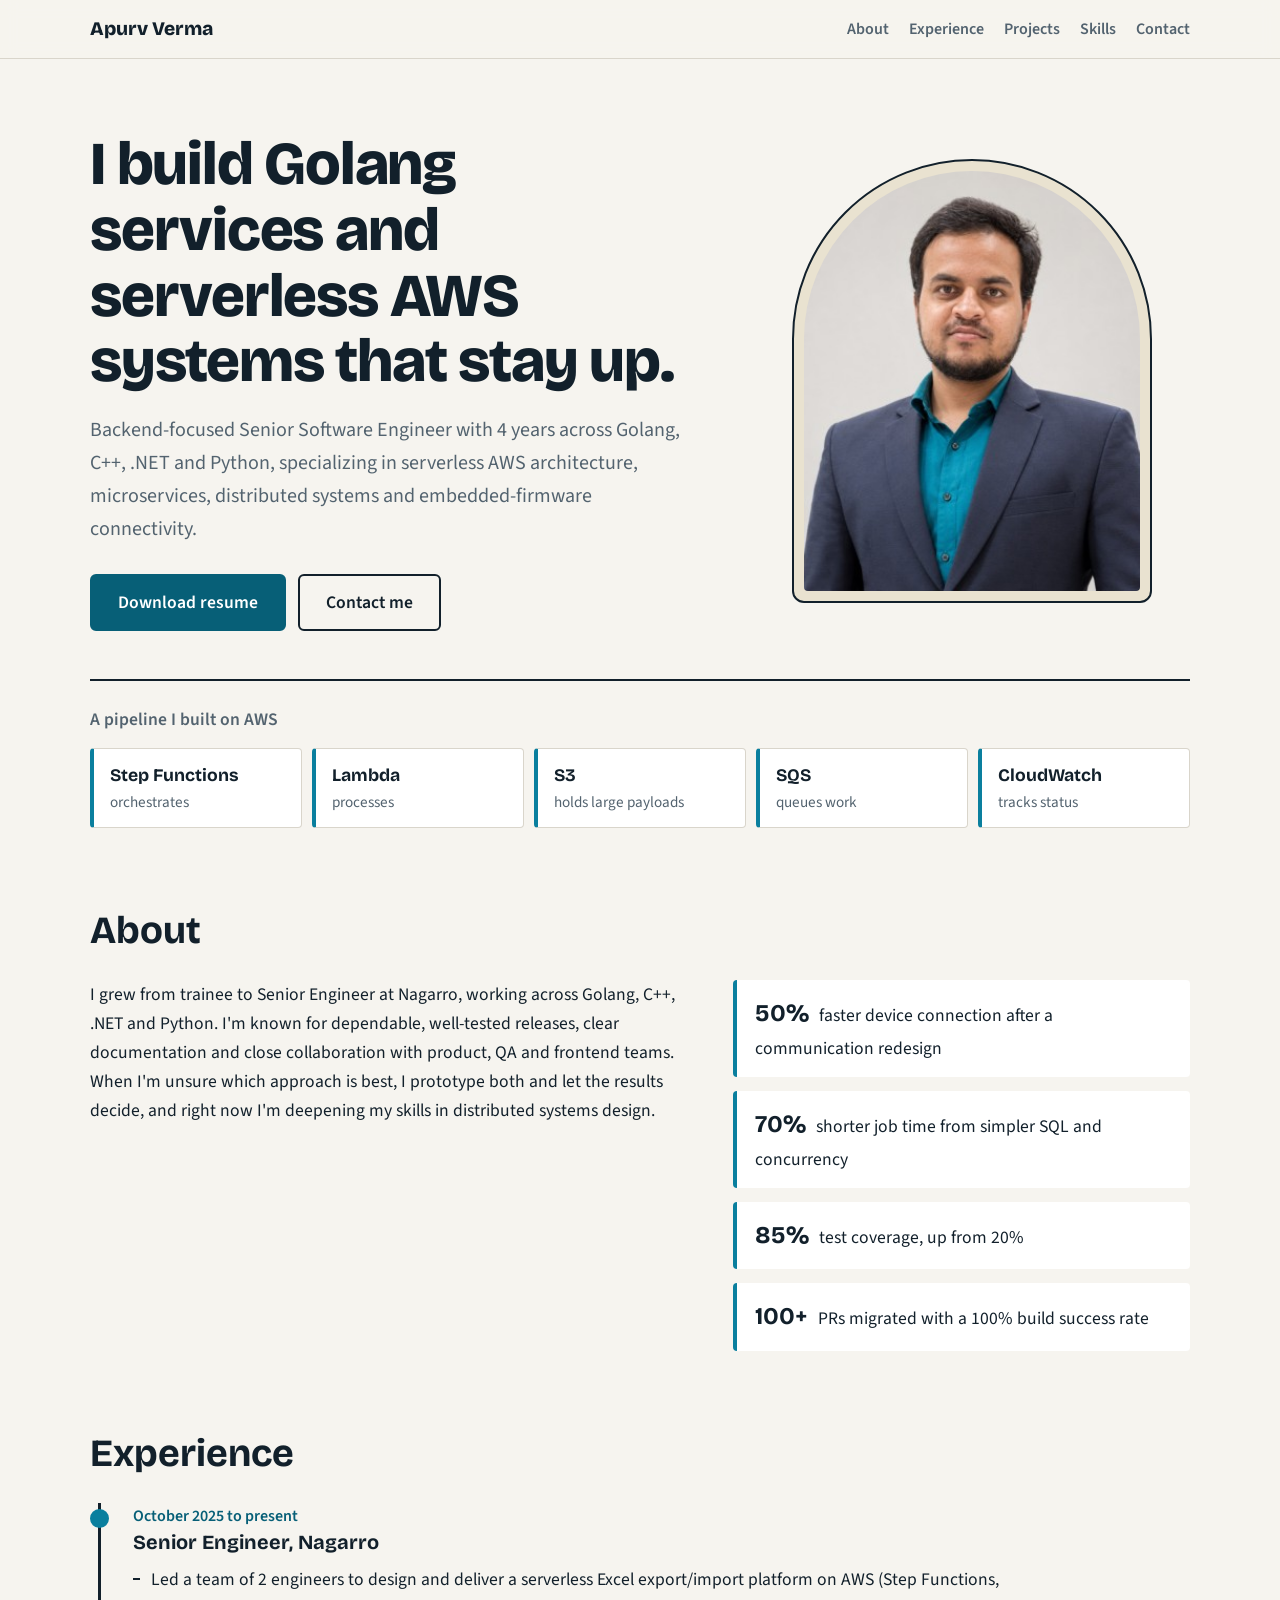
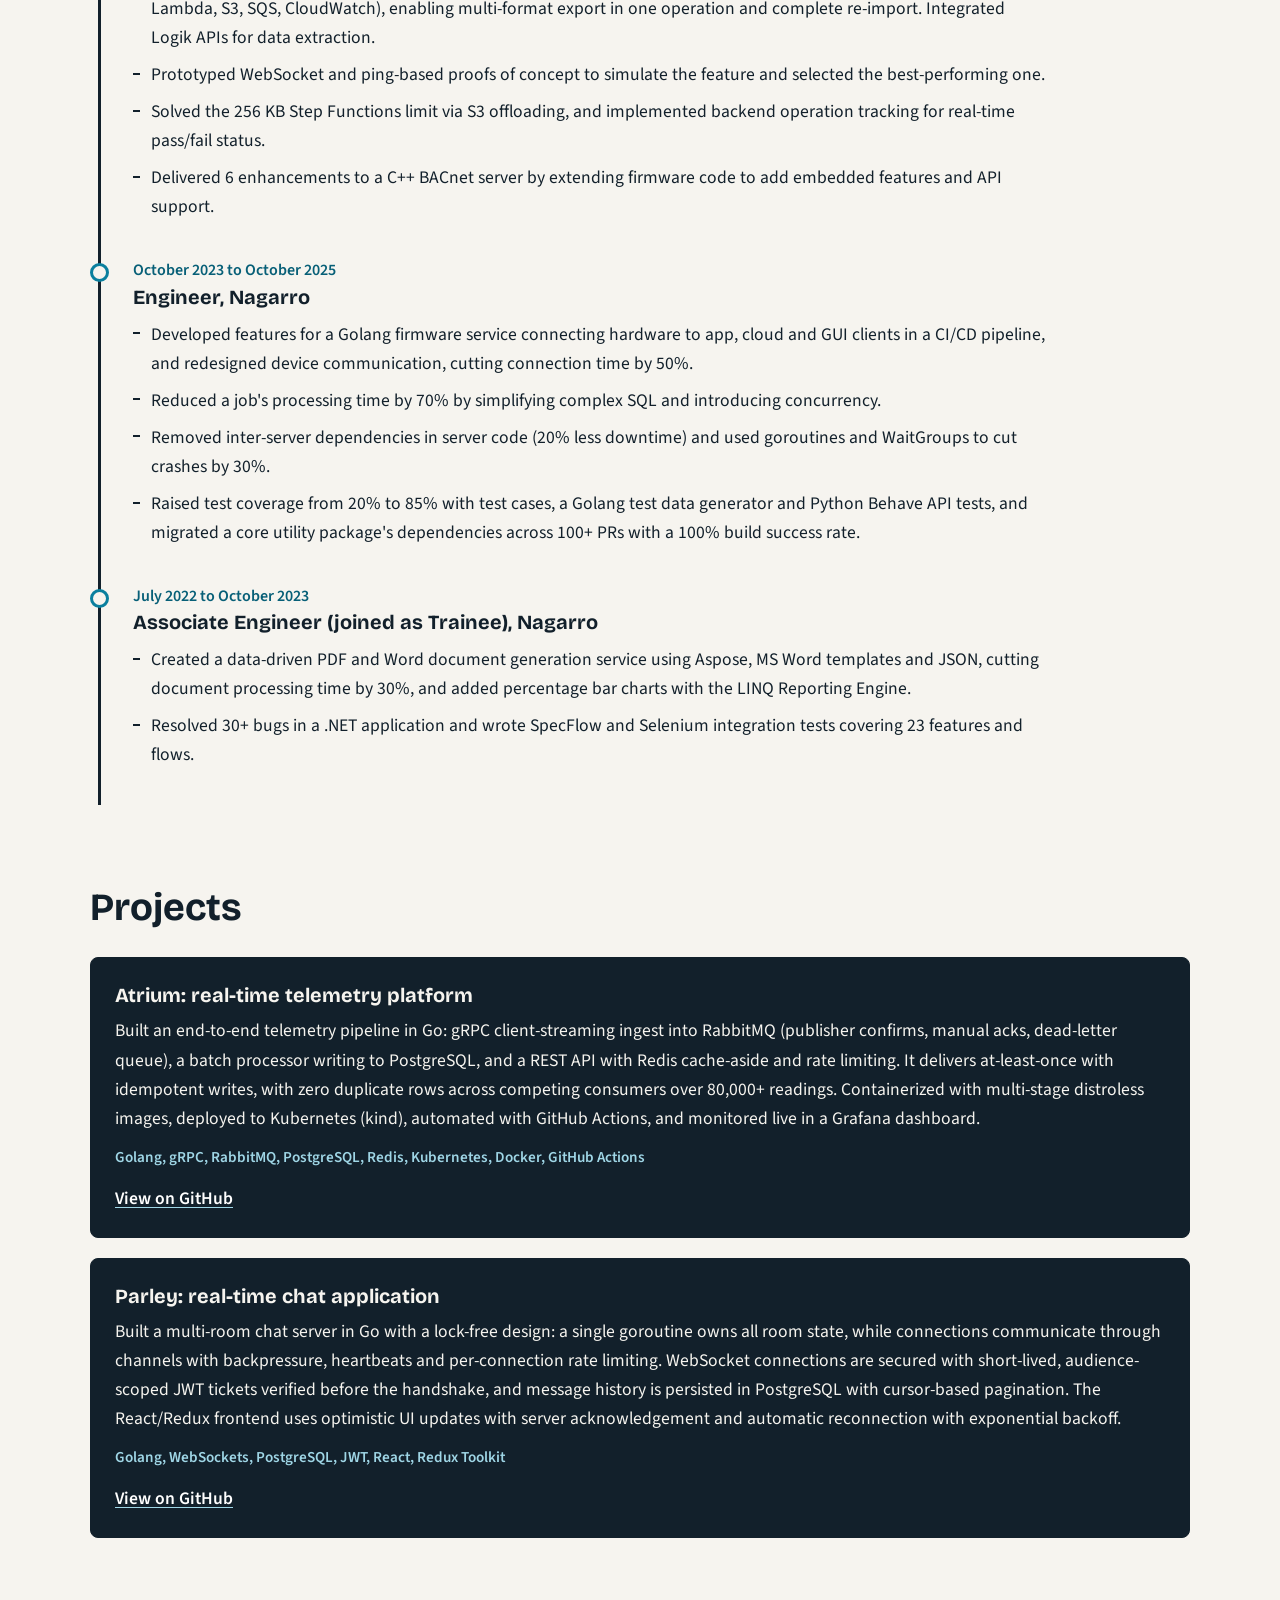
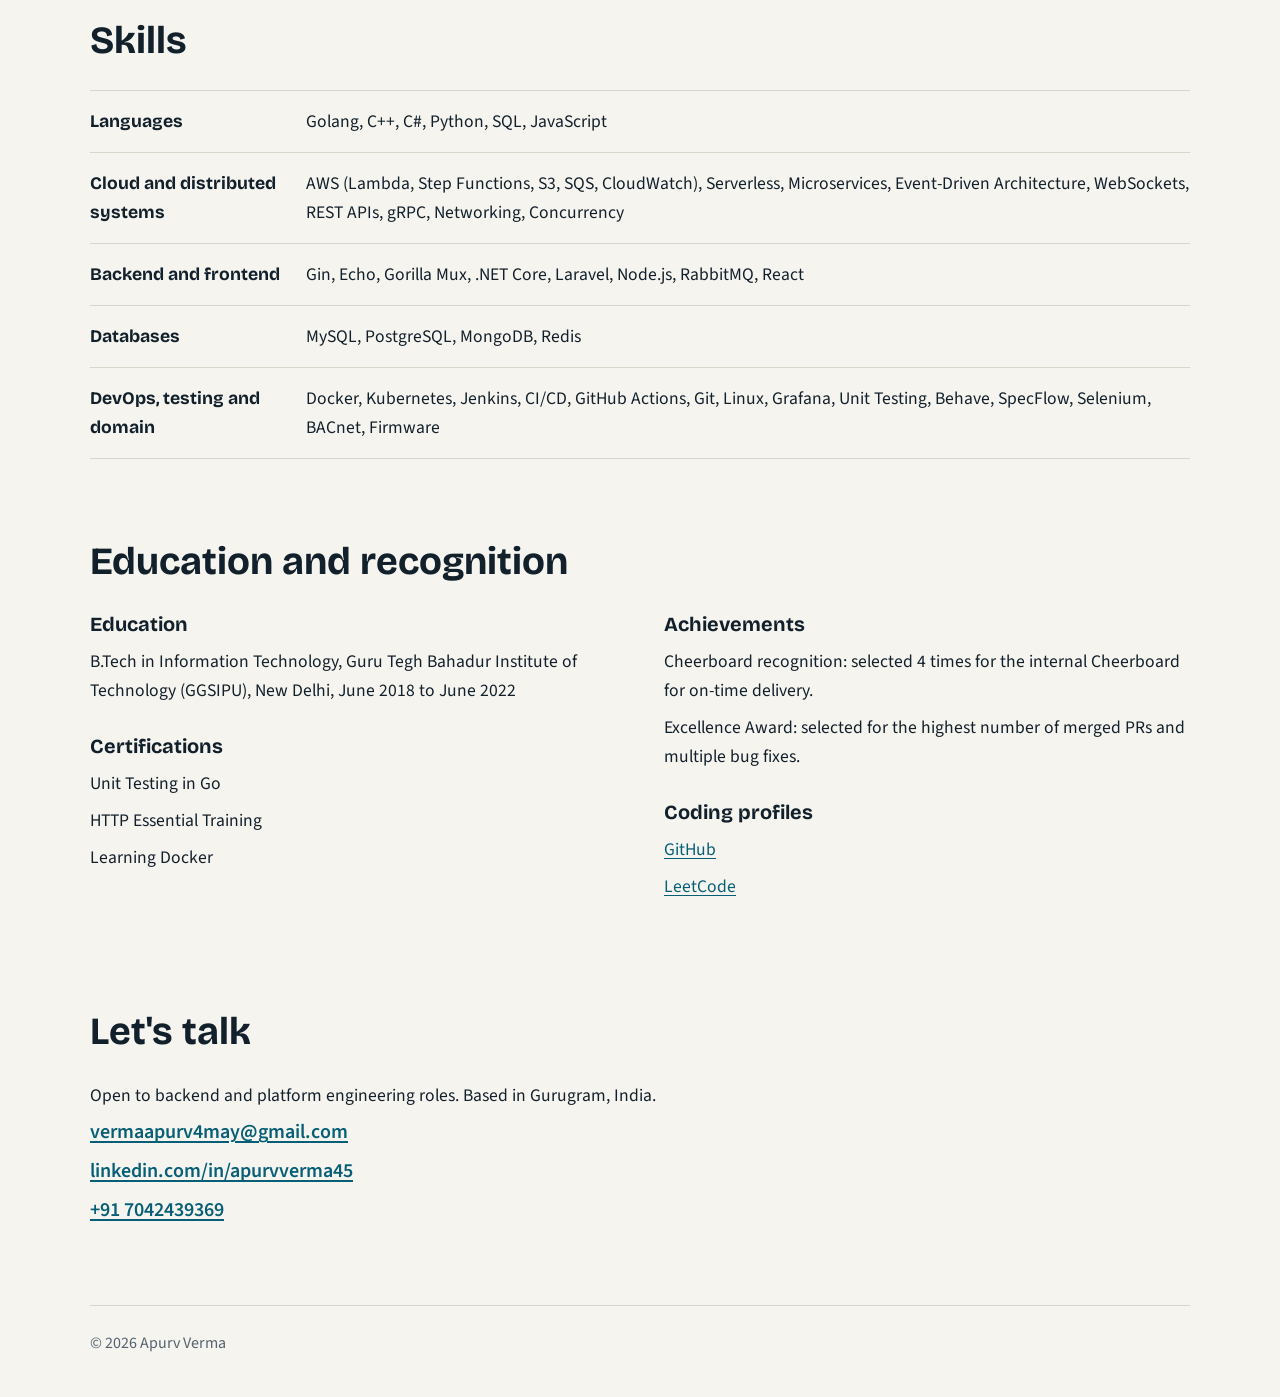
<file: index.html>
<!DOCTYPE html>
<html lang="en">
<head>
<meta charset="UTF-8">
<meta name="viewport" content="width=device-width, initial-scale=1.0">
<title>Apurv Verma | Senior Software Engineer, Golang &amp; AWS</title>
<meta name="description" content="Apurv Verma is a Senior Software Engineer building Golang microservices and serverless AWS systems.">
<link rel="preconnect" href="https://fonts.googleapis.com">
<link rel="preconnect" href="https://fonts.gstatic.com" crossorigin>
<link href="https://fonts.googleapis.com/css2?family=Bricolage+Grotesque:wght@500;700;800&family=Source+Sans+3:wght@400;600&display=swap" rel="stylesheet">
<link rel="stylesheet" href="styles.css">
</head>
<body>

<header class="nav">
  <a class="brand" href="#top">Apurv Verma</a>
  <nav aria-label="Main">
    <a href="#about">About</a>
    <a href="#experience">Experience</a>
    <a href="#projects">Projects</a>
    <a href="#skills">Skills</a>
    <a href="#contact">Contact</a>
  </nav>
</header>

<main id="top">
  <section class="hero wrap">
    <div class="hero-text">
      <h1>I build Golang services and serverless AWS systems that stay up.</h1>
      <p class="lead">Backend-focused Senior Software Engineer with 4 years across Golang, C++, .NET and Python, specializing in serverless AWS architecture, microservices, distributed systems and embedded-firmware connectivity.</p>
      <div class="actions">
        <a class="btn primary" href="https://drive.google.com/uc?id=1WPS_vVJ601L1OHvPxcUtz3QJZQlMC7VI" download>Download resume</a>
        <a class="btn" href="#contact">Contact me</a>
      </div>
      
    </div>
    <figure class="hero-photo">
      <img src="img.jpg" alt="Portrait of Apurv Verma">
    </figure>
  </section>

  <section class="wrap flow-band" aria-label="Example serverless pipeline">
    <p class="flow-title">A pipeline I built on AWS</p>
    <ol class="flow">
      <li>Step Functions<span>orchestrates</span></li>
      <li>Lambda<span>processes</span></li>
      <li>S3<span>holds large payloads</span></li>
      <li>SQS<span>queues work</span></li>
      <li>CloudWatch<span>tracks status</span></li>
    </ol>
  </section>

  <section id="about" class="wrap block">
    <h2>About</h2>
    <div class="about-grid">
      <p>I grew from trainee to Senior Engineer at Nagarro, working across Golang, C++, .NET and Python. I'm known for dependable, well-tested releases, clear documentation and close collaboration with product, QA and frontend teams. When I'm unsure which approach is best, I prototype both and let the results decide, and right now I'm deepening my skills in distributed systems design.</p>
      <ul class="facts">
        <li><strong>50%</strong> faster device connection after a communication redesign</li>
        <li><strong>70%</strong> shorter job time from simpler SQL and concurrency</li>
        <li><strong>85%</strong> test coverage, up from 20%</li>
        <li><strong>100+</strong> PRs migrated with a 100% build success rate</li>
      </ul>
    </div>
  </section>

  <section id="experience" class="wrap block">
    <h2>Experience</h2>
    <ol class="timeline">
      <li>
        <p class="when">October 2025 to present</p>
        <h3>Senior Engineer, Nagarro</h3>
        <ul>
          <li>Led a team of 2 engineers to design and deliver a serverless Excel export/import platform on AWS (Step Functions, Lambda, S3, SQS, CloudWatch), enabling multi-format export in one operation and complete re-import. Integrated Logik APIs for data extraction.</li>
          <li>Prototyped WebSocket and ping-based proofs of concept to simulate the feature and selected the best-performing one.</li>
          <li>Solved the 256 KB Step Functions limit via S3 offloading, and implemented backend operation tracking for real-time pass/fail status.</li>
          <li>Delivered 6 enhancements to a C++ BACnet server by extending firmware code to add embedded features and API support.</li>
        </ul>
      </li>
      <li>
        <p class="when">October 2023 to October 2025</p>
        <h3>Engineer, Nagarro</h3>
        <ul>
          <li>Developed features for a Golang firmware service connecting hardware to app, cloud and GUI clients in a CI/CD pipeline, and redesigned device communication, cutting connection time by 50%.</li>
          <li>Reduced a job's processing time by 70% by simplifying complex SQL and introducing concurrency.</li>
          <li>Removed inter-server dependencies in server code (20% less downtime) and used goroutines and WaitGroups to cut crashes by 30%.</li>
          <li>Raised test coverage from 20% to 85% with test cases, a Golang test data generator and Python Behave API tests, and migrated a core utility package's dependencies across 100+ PRs with a 100% build success rate.</li>
        </ul>
      </li>
      <li>
        <p class="when">July 2022 to October 2023</p>
        <h3>Associate Engineer (joined as Trainee), Nagarro</h3>
        <ul>
          <li>Created a data-driven PDF and Word document generation service using Aspose, MS Word templates and JSON, cutting document processing time by 30%, and added percentage bar charts with the LINQ Reporting Engine.</li>
          <li>Resolved 30+ bugs in a .NET application and wrote SpecFlow and Selenium integration tests covering 23 features and flows.</li>
        </ul>
      </li>
    </ol>
  </section>

  <section id="projects" class="wrap block">
    <h2>Projects</h2>
    <div class="projects">
      <article class="project lead-project">
        <h3>Atrium: real-time telemetry platform</h3>
        <p>Built an end-to-end telemetry pipeline in Go: gRPC client-streaming ingest into RabbitMQ (publisher confirms, manual acks, dead-letter queue), a batch processor writing to PostgreSQL, and a REST API with Redis cache-aside and rate limiting. It delivers at-least-once with idempotent writes, with zero duplicate rows across competing consumers over 80,000+ readings. Containerized with multi-stage distroless images, deployed to Kubernetes (kind), automated with GitHub Actions, and monitored live in a Grafana dashboard.</p>
        <p class="tags">Golang, gRPC, RabbitMQ, PostgreSQL, Redis, Kubernetes, Docker, GitHub Actions</p>
        <a class="project-link" href="https://github.com/Mikewattoski/atrium" target="_blank" rel="noopener" aria-label="View the Atrium project on GitHub">View on GitHub</a>
      </article>
      <article class="project lead-project">
        <h3>Parley: real-time chat application</h3>
        <p>Built a multi-room chat server in Go with a lock-free design: a single goroutine owns all room state, while connections communicate through channels with backpressure, heartbeats and per-connection rate limiting. WebSocket connections are secured with short-lived, audience-scoped JWT tickets verified before the handshake, and message history is persisted in PostgreSQL with cursor-based pagination. The React/Redux frontend uses optimistic UI updates with server acknowledgement and automatic reconnection with exponential backoff.</p>
        <p class="tags">Golang, WebSockets, PostgreSQL, JWT, React, Redux Toolkit</p>
        <a class="project-link" href="https://github.com/Mikewattoski/parley" target="_blank" rel="noopener" aria-label="View the Parley project on GitHub">View on GitHub</a>
      </article>
    </div>
  </section>

  <section id="skills" class="wrap block">
    <h2>Skills</h2>
    <dl class="skills">
      <div><dt>Languages</dt><dd>Golang, C++, C#, Python, SQL, JavaScript</dd></div>
      <div><dt>Cloud and distributed systems</dt><dd>AWS (Lambda, Step Functions, S3, SQS, CloudWatch), Serverless, Microservices, Event-Driven Architecture, WebSockets, REST APIs, gRPC, Networking, Concurrency</dd></div>
      <div><dt>Backend and frontend</dt><dd>Gin, Echo, Gorilla Mux, .NET Core, Laravel, Node.js, RabbitMQ, React</dd></div>
      <div><dt>Databases</dt><dd>MySQL, PostgreSQL, MongoDB, Redis</dd></div>
      <div><dt>DevOps, testing and domain</dt><dd>Docker, Kubernetes, Jenkins, CI/CD, GitHub Actions, Git, Linux, Grafana, Unit Testing, Behave, SpecFlow, Selenium, BACnet, Firmware</dd></div>
    </dl>
  </section>

  <section class="wrap block">
    <h2>Education and recognition</h2>
    <div class="two-col">
      <div>
        <h3>Education</h3>
        <ul class="plain">
          <li>B.Tech in Information Technology, Guru Tegh Bahadur Institute of Technology (GGSIPU), New Delhi, June 2018 to June 2022</li>
        </ul>
        <h3>Certifications</h3>
        <ul class="plain">
          <li>Unit Testing in Go</li>
          <li>HTTP Essential Training</li>
          <li>Learning Docker</li>
        </ul>
      </div>
      <div>
        <h3>Achievements</h3>
        <ul class="plain">
          <li>Cheerboard recognition: selected 4 times for the internal Cheerboard for on-time delivery.</li>
          <li>Excellence Award: selected for the highest number of merged PRs and multiple bug fixes.</li>
        </ul>
        <h3>Coding profiles</h3>
        <ul class="plain">
          <li><a href="https://github.com/Mikewattoski" target="_blank" rel="noopener">GitHub</a></li>
          <li><a href="https://leetcode.com/mikewattoski" target="_blank" rel="noopener">LeetCode</a></li>
        </ul>
      </div>
    </div>
  </section>

  <section id="contact" class="wrap block contact">
    <h2>Let's talk</h2>
    <p>Open to backend and platform engineering roles. Based in Gurugram, India.</p>
    <p><a href="mailto:vermaapurv4may@gmail.com">vermaapurv4may@gmail.com</a></p>
    <p><a href="https://www.linkedin.com/in/apurvverma45" target="_blank" rel="noopener">linkedin.com/in/apurvverma45</a></p>
    <p><a href="tel:+917042439369">+91 7042439369</a></p>
  </section>
</main>

<footer class="wrap">
  <p>© 2026 Apurv Verma</p>
</footer>

</body>
</html>
</file>
<file: styles.css>
:root {
  --ink: #12202b;
  --muted: #53636f;
  --paper: #f6f4ef;
  --panel: #ffffff;
  --line: #d9d5cb;
  --accent: #0a7f9e;
  --accent-dark: #075f77;
  --sand: #e9e2d0;
  --display: 'Bricolage Grotesque', 'Segoe UI', sans-serif;
  --body: 'Source Sans 3', 'Segoe UI', Arial, sans-serif;
}

*, *::before, *::after { box-sizing: border-box; margin: 0; padding: 0; }
html { scroll-behavior: smooth; scroll-padding-top: 72px; }
body { font-family: var(--body); font-size: 1.1rem; line-height: 1.65; color: var(--ink); background: var(--paper); }
img { max-width: 100%; display: block; }
a { color: var(--accent-dark); text-underline-offset: 3px; }
a:focus-visible, .btn:focus-visible { outline: 3px solid var(--accent); outline-offset: 3px; }
ul, ol { list-style: none; }

.wrap { width: min(1100px, 100% - 40px); margin-inline: auto; }
.block { padding: 72px 0 8px; }
h2 { font-family: var(--display); font-size: clamp(1.8rem, 4vw, 2.4rem); line-height: 1.15; margin-bottom: 28px; }
h3 { font-family: var(--display); font-size: 1.25rem; line-height: 1.3; }

/* Nav */
.nav { position: sticky; top: 0; z-index: 10; display: flex; flex-wrap: wrap; align-items: center; justify-content: space-between; gap: 6px 24px; padding: 12px max(20px, calc((100% - 1100px) / 2)); background: rgba(246, 244, 239, 0.94); backdrop-filter: blur(8px); border-bottom: 1px solid var(--line); }
.brand { font-family: var(--display); font-weight: 800; font-size: 1.2rem; color: var(--ink); text-decoration: none; }
.nav nav { display: flex; gap: 20px; overflow-x: auto; }
.nav nav a { color: var(--muted); text-decoration: none; font-weight: 600; font-size: 1rem; white-space: nowrap; padding: 4px 0; }
.nav nav a:hover { color: var(--accent-dark); }

/* Hero */
.hero { display: grid; grid-template-columns: 1.4fr 1fr; gap: 56px; align-items: center; padding: 72px 0 48px; }
.hero h1 { font-family: var(--display); font-weight: 800; font-size: clamp(2.2rem, 5.2vw, 3.8rem); line-height: 1.08; letter-spacing: -0.02em; margin-bottom: 20px; }
.lead { font-size: 1.25rem; color: var(--muted); max-width: 34em; margin-bottom: 28px; }
.actions { display: flex; flex-wrap: wrap; gap: 12px; }
.btn { display: inline-block; padding: 12px 26px; border: 2px solid var(--ink); border-radius: 6px; font-weight: 600; text-decoration: none; color: var(--ink); transition: background-color .2s, color .2s; }
.btn:hover { background: var(--ink); color: var(--paper); }
.btn.primary { background: var(--accent-dark); border-color: var(--accent-dark); color: #fff; }
.btn.primary:hover { background: var(--ink); border-color: var(--ink); }
.hero-photo { justify-self: center; width: min(100%, 360px); padding: 10px; border: 2px solid var(--ink); border-radius: 180px 180px 12px 12px; background: var(--sand); }
.hero-photo img { width: 100%; aspect-ratio: 4 / 5; object-fit: cover; border-radius: 170px 170px 4px 4px; }

/* Pipeline band */
.flow-band { padding: 24px 0 8px; border-top: 2px solid var(--ink); }
.flow-title { font-weight: 600; color: var(--muted); margin-bottom: 14px; }
.flow { display: flex; flex-wrap: wrap; gap: 10px; counter-reset: step; }
.flow li { position: relative; flex: 1 1 150px; padding: 12px 16px; background: var(--panel); border: 1px solid var(--line); border-left: 4px solid var(--accent); border-radius: 4px; font-family: var(--display); font-weight: 700; }
.flow li span { display: block; font-family: var(--body); font-weight: 400; font-size: .95rem; color: var(--muted); }

/* About */
.about-grid { display: grid; grid-template-columns: 1.3fr 1fr; gap: 48px; align-items: start; }
.facts { display: grid; gap: 14px; }
.facts li { padding: 14px 18px; background: var(--panel); border-left: 4px solid var(--accent); border-radius: 4px; }
.facts strong { font-family: var(--display); font-size: 1.5rem; margin-right: 6px; }

/* Timeline */
.timeline { position: relative; border-left: 3px solid var(--ink); margin-left: 8px; }
.timeline > li { position: relative; padding: 0 0 36px 32px; }
.timeline > li::before { content: ""; position: absolute; left: -11px; top: 6px; width: 19px; height: 19px; border-radius: 50%; background: var(--paper); border: 3px solid var(--accent); }
.timeline > li:first-child::before { background: var(--accent); }
.when { font-weight: 600; color: var(--accent-dark); font-size: 1rem; }
.timeline ul { margin-top: 10px; display: grid; gap: 8px; }
.timeline ul li { position: relative; padding-left: 18px; max-width: 52em; }
.timeline ul li::before { content: ""; position: absolute; left: 0; top: .72em; width: 7px; height: 2px; background: var(--ink); }

/* Projects */
.projects { display: grid; grid-template-columns: repeat(2, 1fr); gap: 20px; }
.project { padding: 24px; background: var(--panel); border: 1px solid var(--line); border-radius: 8px; }
.project.lead-project { grid-column: 1 / -1; background: var(--ink); color: var(--paper); border-color: var(--ink); }
.project.lead-project .tags { color: #9fd6e6; }
.project h3 { margin-bottom: 8px; }
.tags { margin-top: 12px; font-size: .95rem; font-weight: 600; color: var(--accent-dark); }

/* Skills */
.skills { display: grid; border-top: 1px solid var(--line); }
.skills > div { display: grid; grid-template-columns: 200px 1fr; gap: 16px; padding: 16px 0; border-bottom: 1px solid var(--line); }
.skills dt { font-family: var(--display); font-weight: 700; }

/* Recognition */
.two-col { display: grid; grid-template-columns: 1fr 1fr; gap: 48px; }
.two-col h3 { margin: 0 0 10px; }
.plain { display: grid; gap: 8px; margin-bottom: 28px; }

/* Contact */
.contact { padding-bottom: 72px; }
.contact p { margin-bottom: 6px; }
.contact a { font-size: 1.25rem; font-weight: 600; }

footer { padding: 24px 0 40px; border-top: 1px solid var(--line); color: var(--muted); font-size: 1rem; }

/* One page-load moment: hero text and photo rise in */
@media (prefers-reduced-motion: no-preference) {
  .hero-text, .hero-photo { animation: rise .7s ease both; }
  .hero-photo { animation-delay: .15s; }
  @keyframes rise { from { opacity: 0; transform: translateY(18px); } to { opacity: 1; transform: none; } }
}

/* Responsive */
@media (max-width: 860px) {
  .hero, .about-grid, .two-col { grid-template-columns: 1fr; gap: 32px; }
  .hero { padding-top: 40px; }
  .hero-photo { order: -1; width: min(70%, 280px); }
  .projects { grid-template-columns: 1fr; }
  .skills > div { grid-template-columns: 1fr; gap: 4px; }
  .block { padding-top: 56px; }
}
@media (max-width: 480px) {
  body { font-size: 1.05rem; }
  .btn { width: 100%; text-align: center; }
  .nav nav { gap: 16px; width: 100%; }
  .timeline > li { padding-left: 22px; }
}

/* Project links */
.project-link { display: inline-block; margin-top: 14px; font-weight: 600; }
.project.lead-project .project-link { color: #fff; text-decoration-color: #9fd6e6; }
.project.lead-project .project-link:hover { color: #9fd6e6; }
.project.lead-project a:focus-visible { outline-color: #9fd6e6; }
</file>
